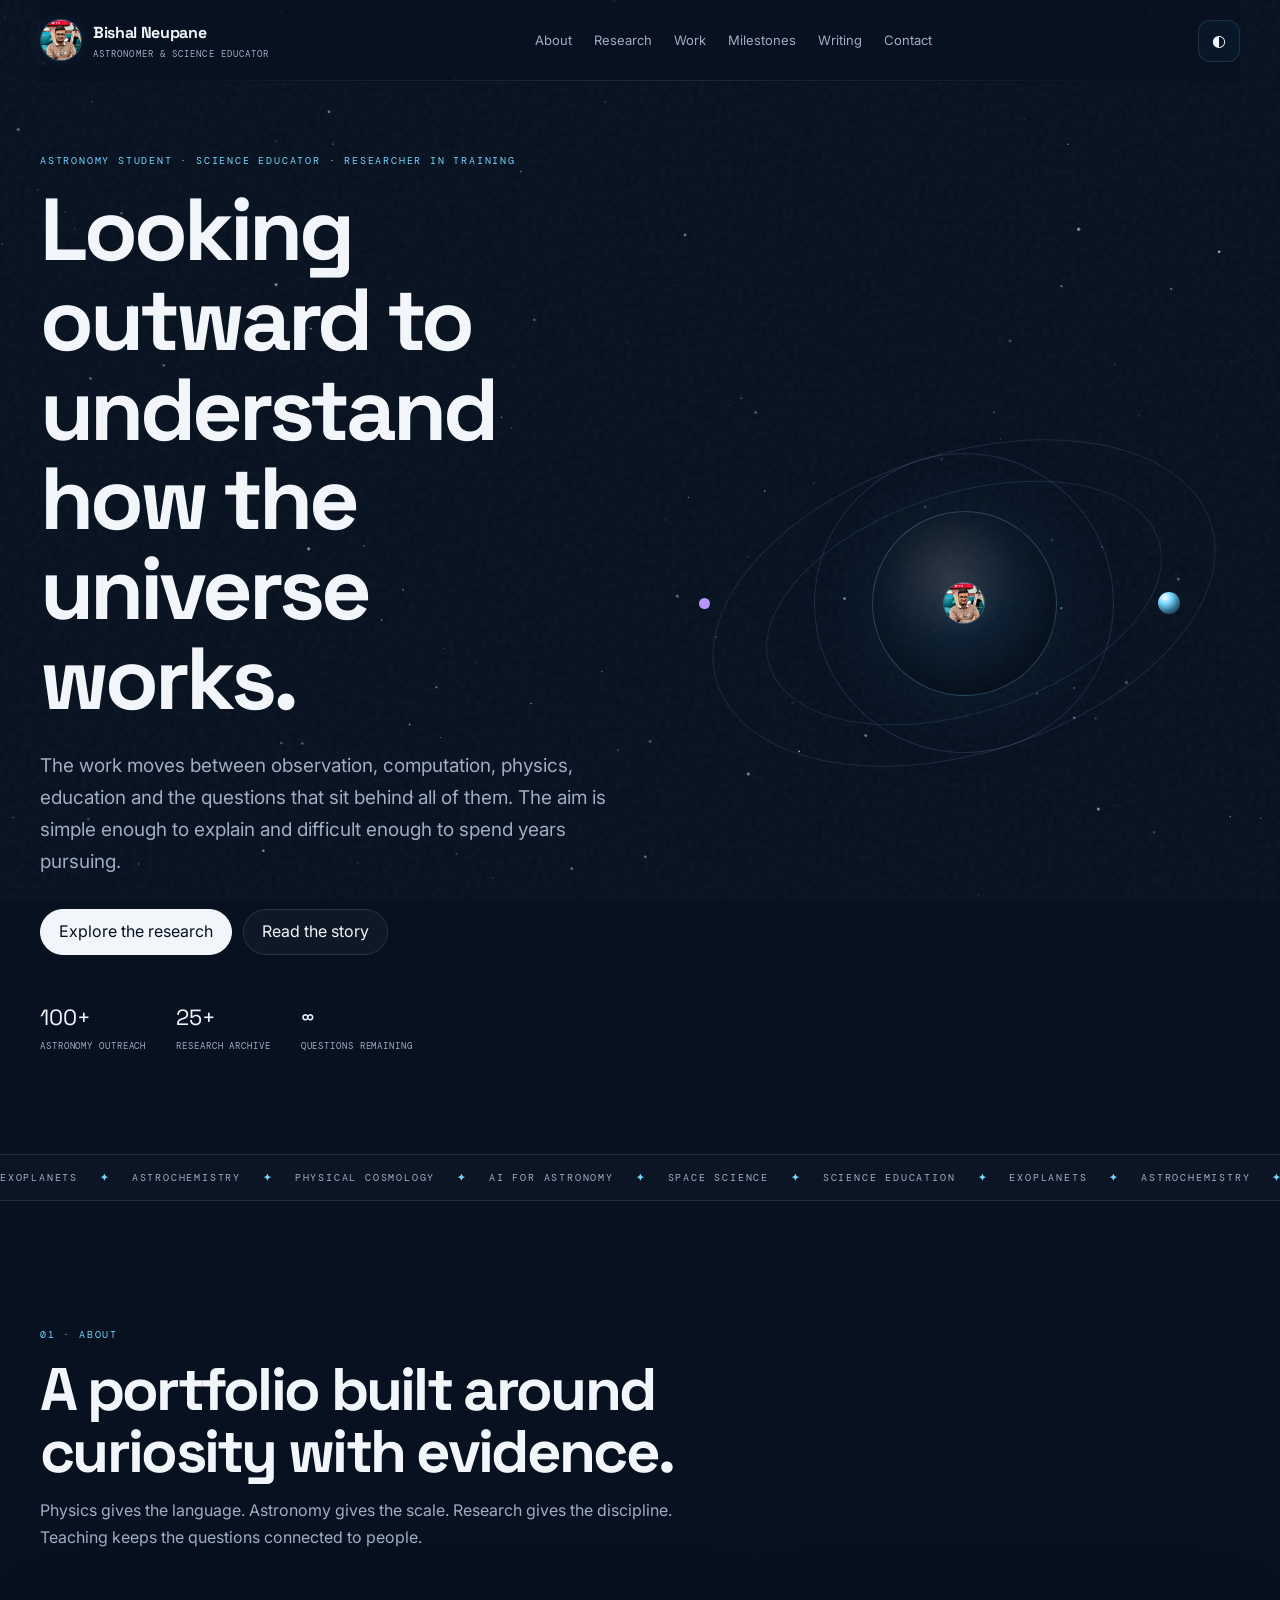
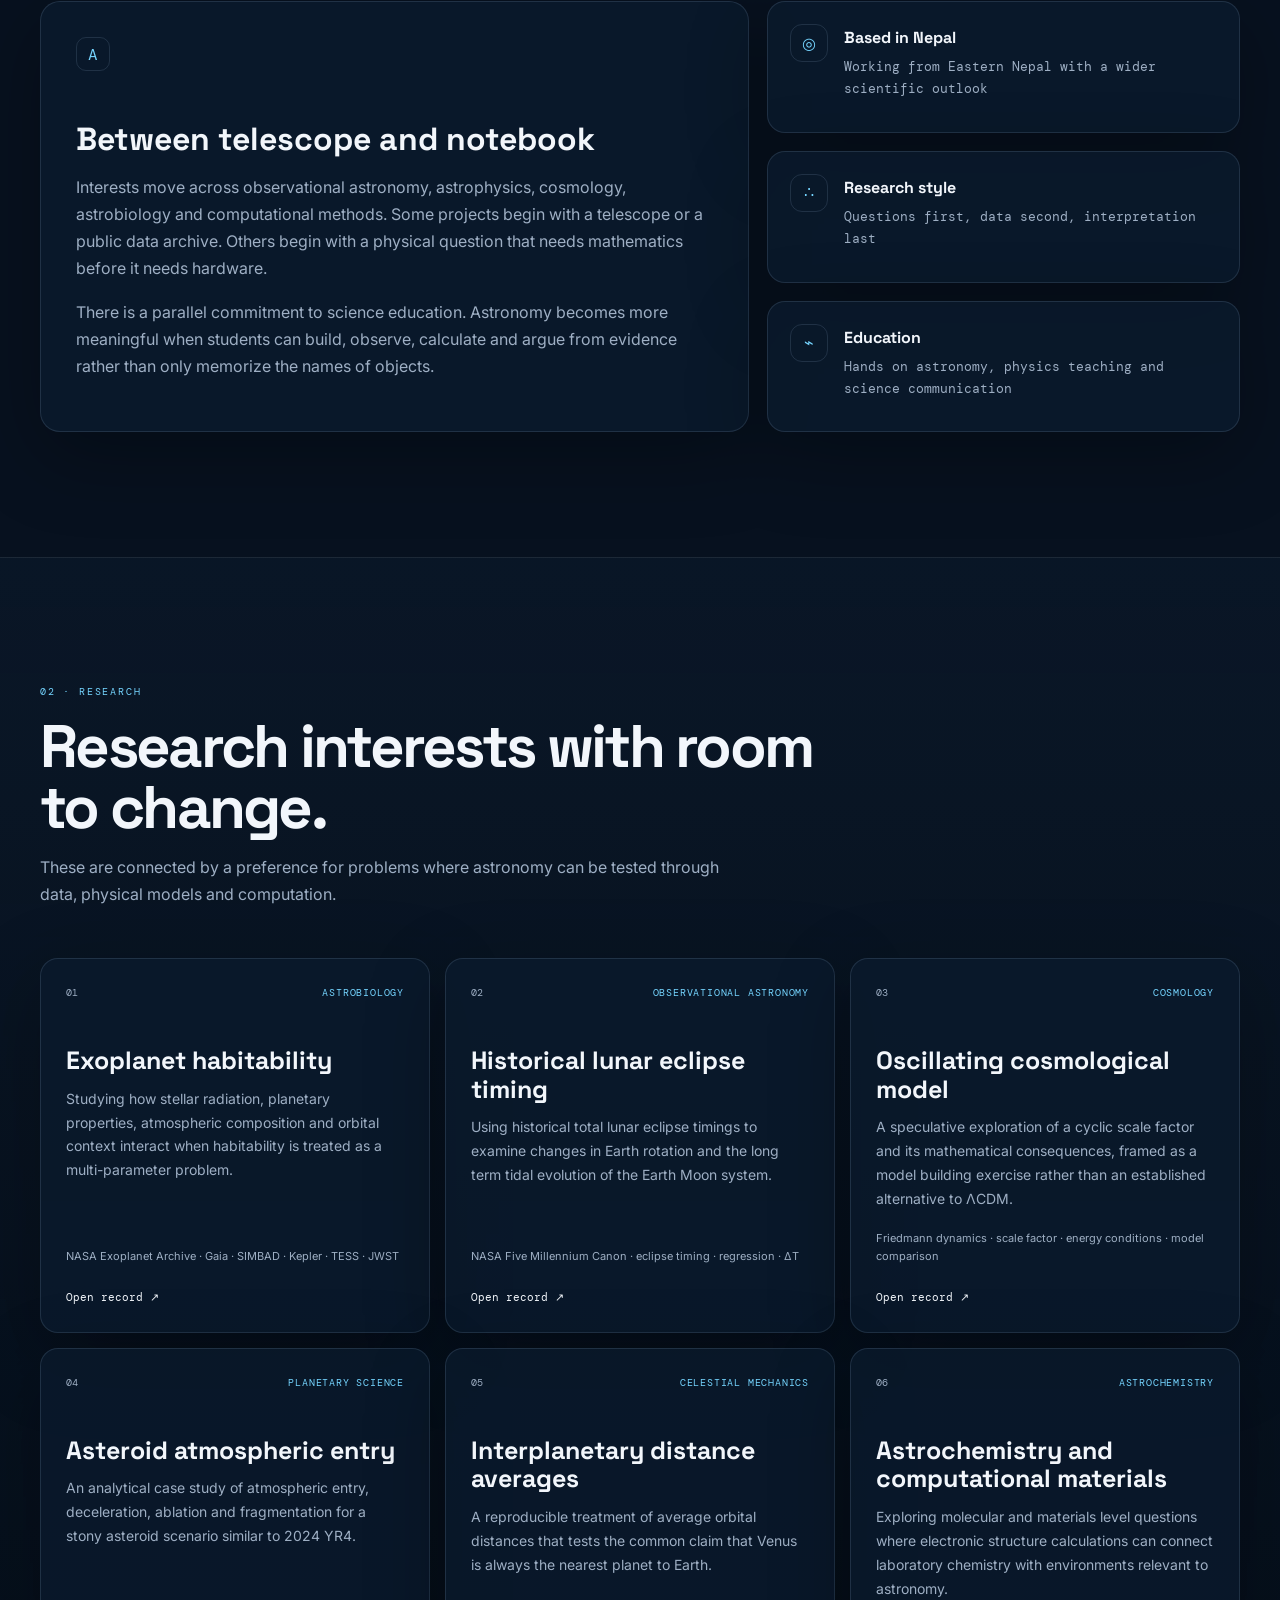
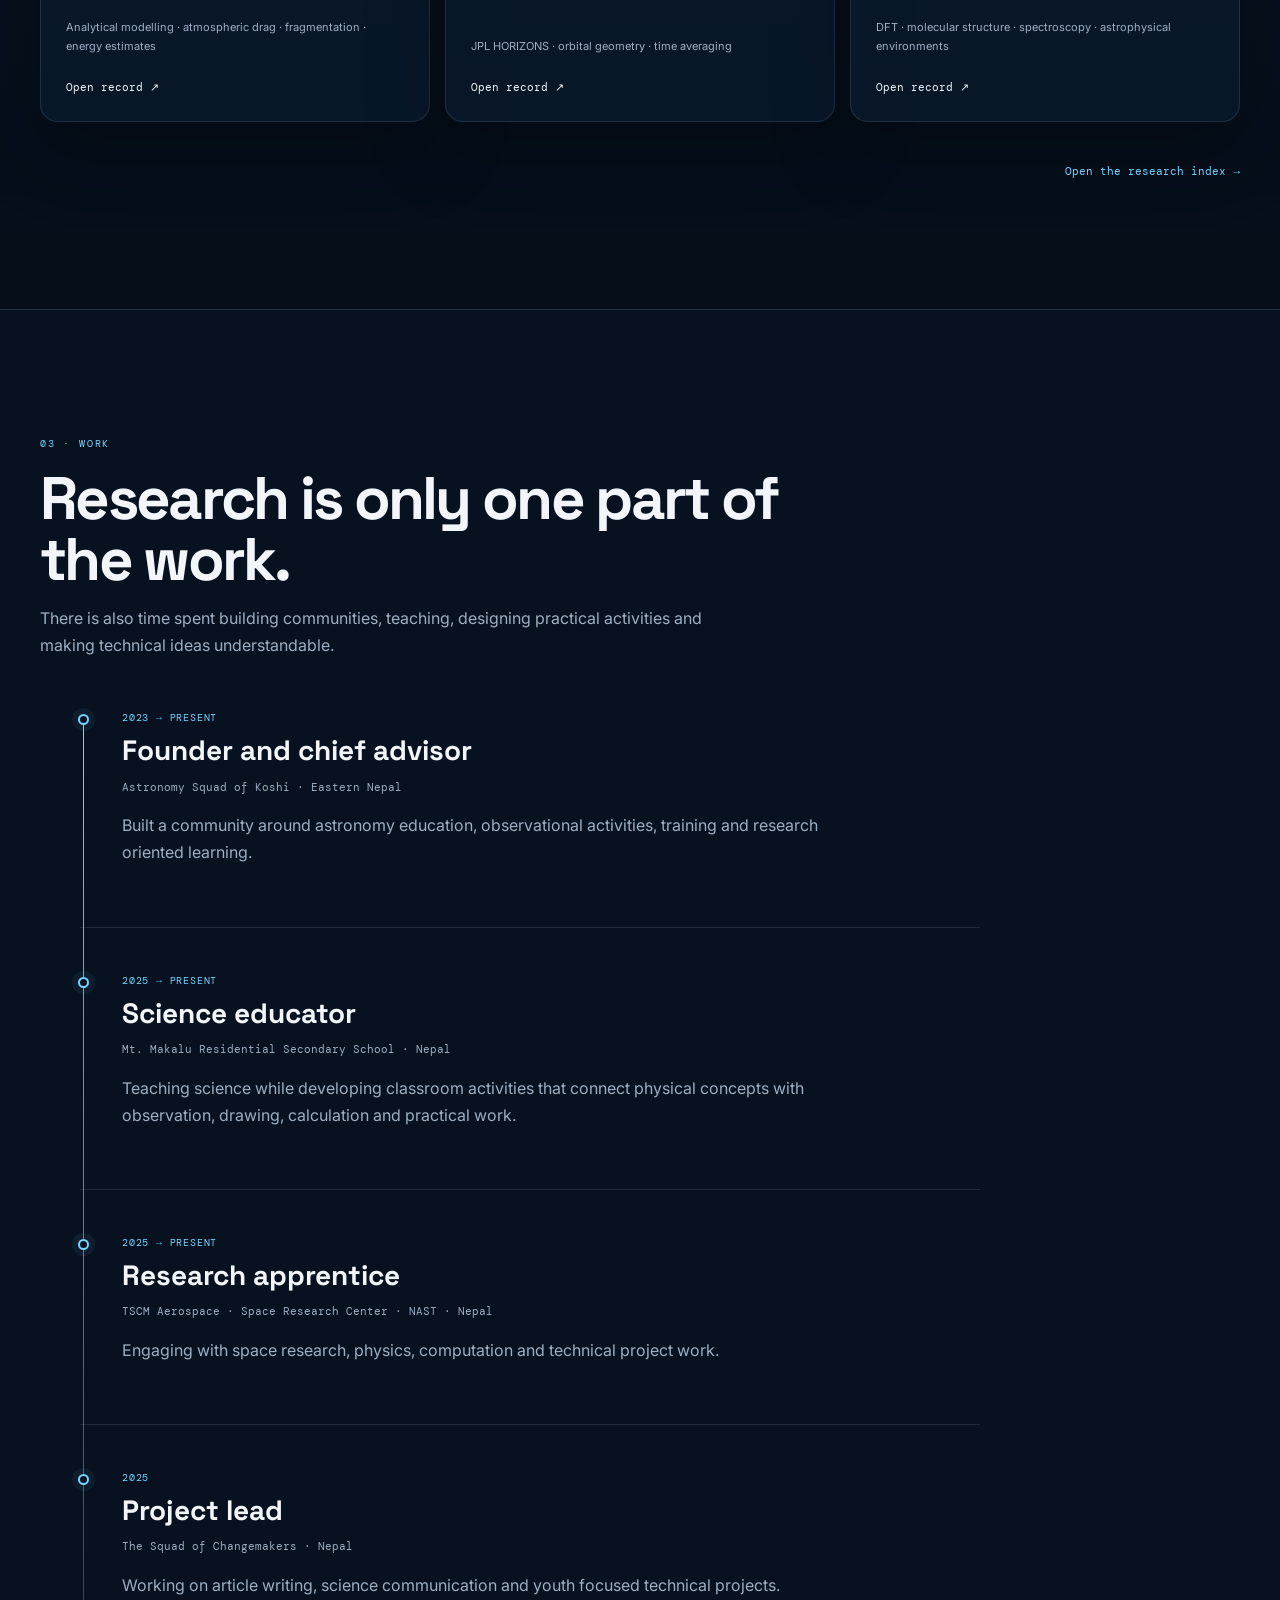
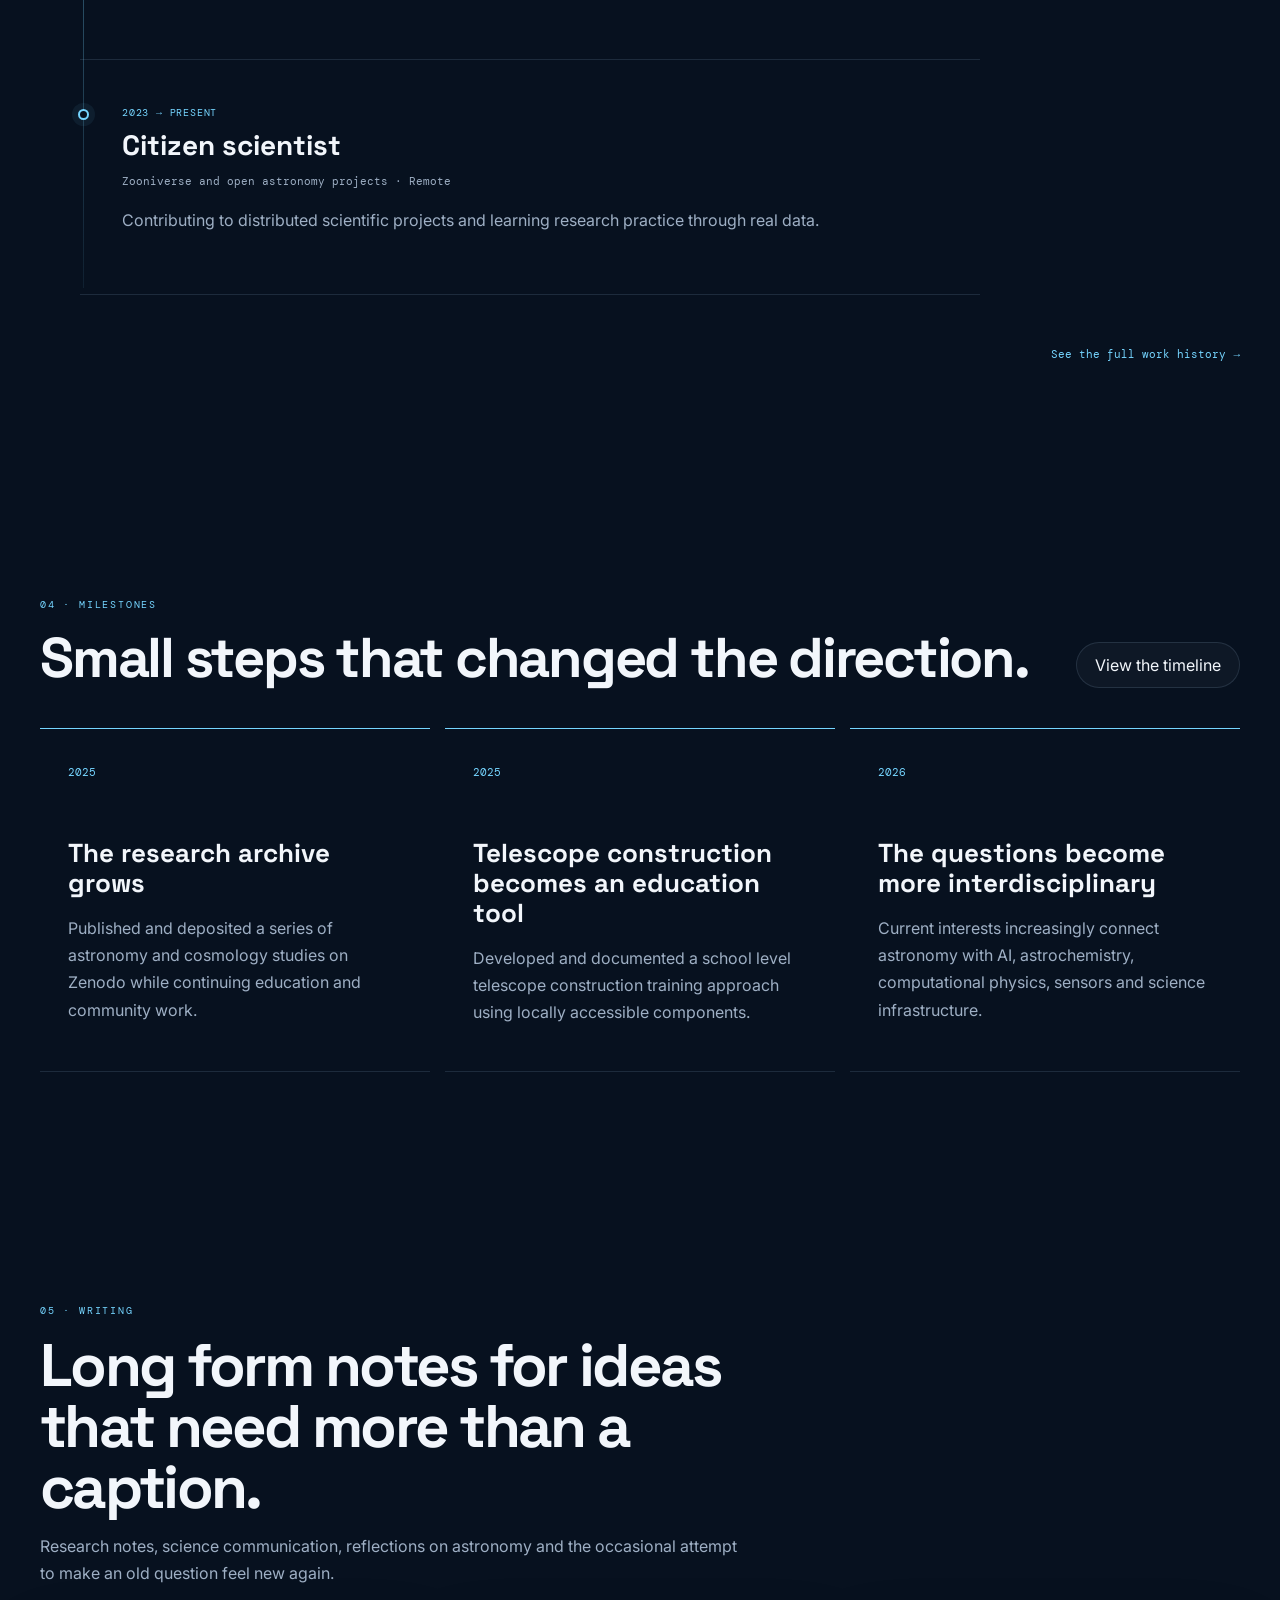
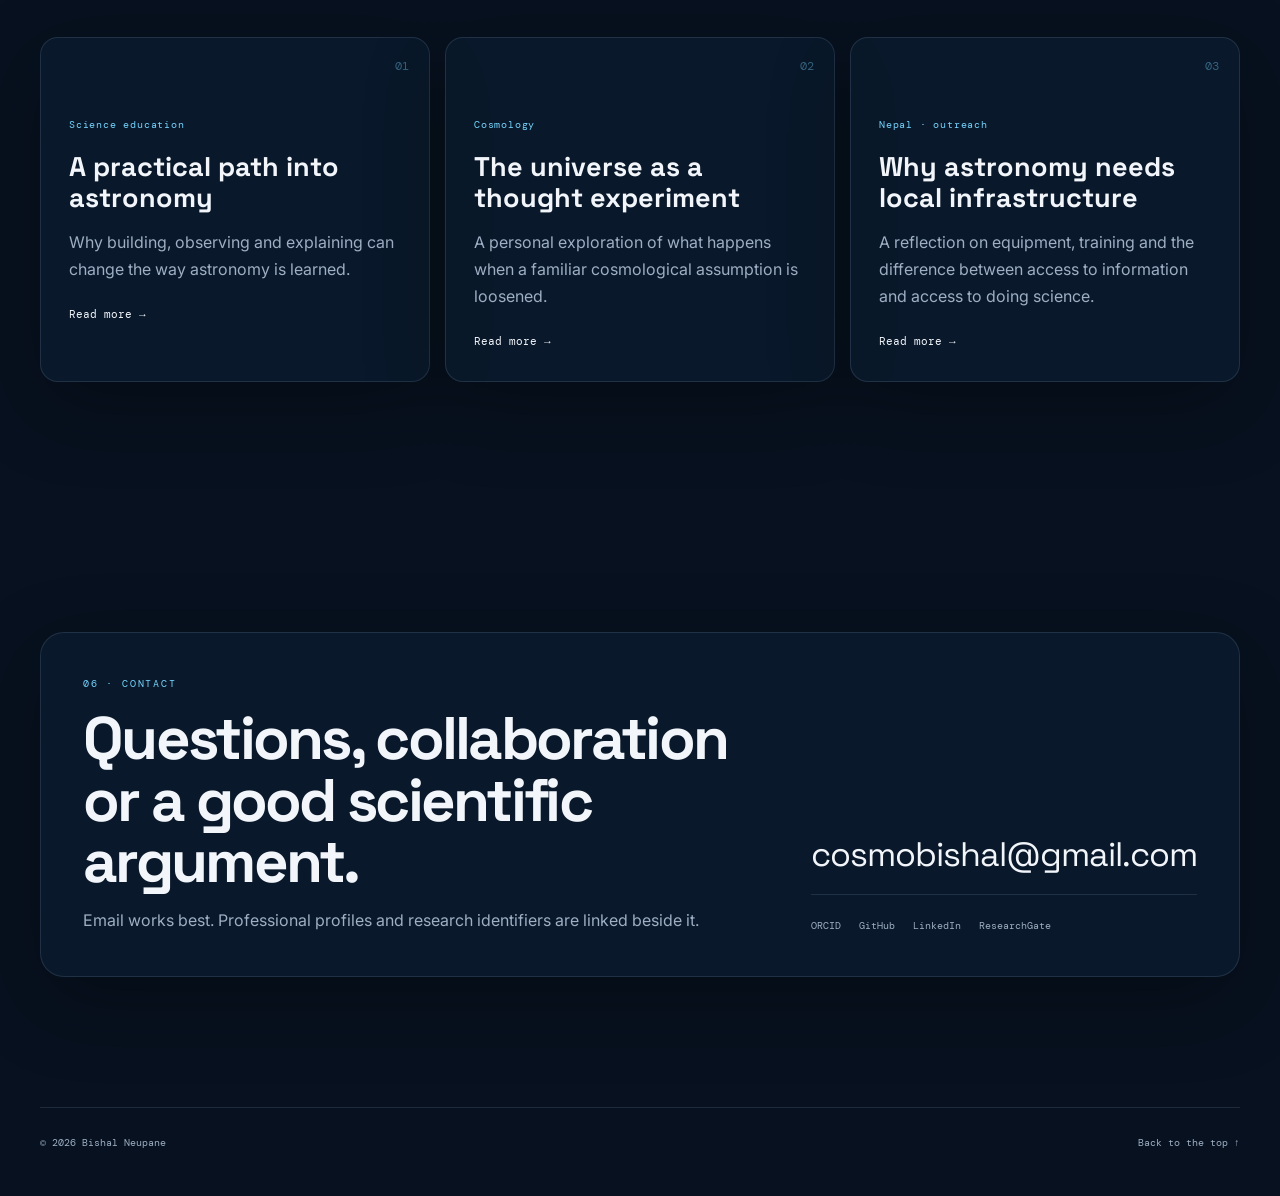
<file: index.html>
<!doctype html>
<html lang="en">
<head>
  <meta charset="utf-8">
  <meta name="viewport" content="width=device-width, initial-scale=1">
  <meta name="description" content="Bishal Neupane, astronomy student, science educator and aspiring researcher exploring astronomy, astrophysics, cosmology, astrobiology and computational science.">
  <meta name="theme-color" content="#07111f">
  <title>Bishal Neupane</title>
  <link rel="icon" href="assets/favicon.svg" type="image/svg+xml">
  <link rel="preconnect" href="https://fonts.googleapis.com">
  <link rel="preconnect" href="https://fonts.gstatic.com" crossorigin>
  <link href="https://fonts.googleapis.com/css2?family=DM+Mono:wght@400;500&family=Inter:wght@400;500;600;700&family=Space+Grotesk:wght@400;500;600;700&display=swap" rel="stylesheet">
  <link rel="stylesheet" href="css/main.css">
</head>
<body>
  <canvas id="cosmos" aria-hidden="true"></canvas>
  <div class="noise" aria-hidden="true"></div>

  <header class="site-header" id="top">
    <a class="brand" href="index.html" aria-label="Bishal Neupane home">
      <span class="brand-mark brand-photo"><img src="assets/img/bishal-profile.jpg" alt="Bishal Neupane"></span>
      <span class="brand-copy">
        <strong>Bishal Neupane</strong>
        <small>ASTRONOMER & SCIENCE EDUCATOR </small>
      </span>
    </a>
    <button class="menu-toggle" id="menuToggle" aria-expanded="false" aria-controls="mainNav">Menu</button>
    <nav class="main-nav" id="mainNav">
      <a href="#about">About</a>
      <a href="#research">Research</a>
      <a href="#work">Work</a>
      <a href="#milestones">Milestones</a>
      <a href="#writing">Writing</a>
      <a href="#contact">Contact</a>
    </nav>
    <button class="theme-toggle" id="themeToggle" aria-label="Toggle color theme">◐</button>
  </header>

  <main>
    <section class="hero section-grid">
      <div class="hero-copy reveal">
        <p class="eyebrow">ASTRONOMY STUDENT · SCIENCE EDUCATOR · RESEARCHER IN TRAINING</p>
        <h1>Looking outward to understand how the universe works.</h1>
        <p class="hero-text">The work moves between observation, computation, physics, education and the questions that sit behind all of them. The aim is simple enough to explain and difficult enough to spend years pursuing.</p>
        <div class="hero-actions">
          <a class="button button-primary" href="#research">Explore the research</a>
          <a class="button button-ghost" href="pages/about.html">Read the story</a>
        </div>
        <div class="signal-row" aria-label="Profile highlights">
          <div><span class="signal-value">100+</span><span class="signal-label">Astronomy outreach</span></div>
          <div><span class="signal-value">25+</span><span class="signal-label">Research archive</span></div>
          <div><span class="signal-value">∞</span><span class="signal-label">Questions remaining</span></div>
        </div>
      </div>

      <div class="hero-orbit reveal" aria-label="Animated orbital profile graphic">
        <div class="orbit orbit-a"></div>
        <div class="orbit orbit-b"></div>
        <div class="orbit orbit-c"></div>
        <div class="planet planet-main"></div>
        <div class="planet planet-small"></div>
        <div class="orbit-core">
           <span class="brand-mark brand-photo"><img src="../assets/img/bishal-profile.jpg" alt="Bishal Neupane"></span>
        </div>
      </div>
    </section>

    <section class="ticker" aria-label="Current interests">
      <div class="ticker-track">
        <span>EXOPLANETS</span><b>✦</b><span>ASTROCHEMISTRY</span><b>✦</b><span>PHYSICAL COSMOLOGY</span><b>✦</b><span>AI FOR ASTRONOMY</span><b>✦</b><span>SPACE SCIENCE</span><b>✦</b><span>SCIENCE EDUCATION</span><b>✦</b>
        <span>EXOPLANETS</span><b>✦</b><span>ASTROCHEMISTRY</span><b>✦</b><span>PHYSICAL COSMOLOGY</span><b>✦</b><span>AI FOR ASTRONOMY</span><b>✦</b>
      </div>
    </section>

    <section class="content-section" id="about">
      <div class="section-heading reveal">
        <p class="eyebrow">01 · ABOUT</p>
        <h2>A portfolio built around curiosity with evidence.</h2>
        <p>Physics gives the language. Astronomy gives the scale. Research gives the discipline. Teaching keeps the questions connected to people.</p>
      </div>
      <div class="about-layout">
        <article class="glass-card manifesto-card reveal">
          <div class="card-index">A</div>
          <h3>Between telescope and notebook</h3>
          <p>Interests move across observational astronomy, astrophysics, cosmology, astrobiology and computational methods. Some projects begin with a telescope or a public data archive. Others begin with a physical question that needs mathematics before it needs hardware.</p>
          <p>There is a parallel commitment to science education. Astronomy becomes more meaningful when students can build, observe, calculate and argue from evidence rather than only memorize the names of objects.</p>
        </article>
        <div class="about-stack">
          <article class="mini-card reveal">
            <span class="mini-icon">◎</span>
            <div><strong>Based in Nepal</strong><span>Working from Eastern Nepal with a wider scientific outlook</span></div>
          </article>
          <article class="mini-card reveal">
            <span class="mini-icon">∴</span>
            <div><strong>Research style</strong><span>Questions first, data second, interpretation last</span></div>
          </article>
          <article class="mini-card reveal">
            <span class="mini-icon">⌁</span>
            <div><strong>Education</strong><span>Hands on astronomy, physics teaching and science communication</span></div>
          </article>
        </div>
      </div>
    </section>

    <section class="content-section dark-band" id="research">
      <div class="section-heading reveal">
        <p class="eyebrow">02 · RESEARCH</p>
        <h2>Research interests with room to change.</h2>
        <p>These are connected by a preference for problems where astronomy can be tested through data, physical models and computation.</p>
      </div>
      <div class="research-grid" id="researchGrid"></div>
      <div class="section-link"><a class="text-link" href="pages/research.html">Open the research index →</a></div>
    </section>

    <section class="content-section" id="work">
      <div class="section-heading reveal">
        <p class="eyebrow">03 · WORK</p>
        <h2>Research is only one part of the work.</h2>
        <p>There is also time spent building communities, teaching, designing practical activities and making technical ideas understandable.</p>
      </div>
      <div class="timeline" id="experienceTimeline"></div>
      <div class="section-link"><a class="text-link" href="pages/work.html">See the full work history →</a></div>
    </section>

    <section class="content-section milestone-band" id="milestones">
      <div class="milestone-header reveal">
        <div>
          <p class="eyebrow">04 · MILESTONES</p>
          <h2>Small steps that changed the direction.</h2>
        </div>
        <a class="button button-ghost" href="pages/milestones.html">View the timeline</a>
      </div>
      <div class="milestone-cards" id="milestoneCards"></div>
    </section>

    <section class="content-section" id="writing">
      <div class="section-heading reveal">
        <p class="eyebrow">05 · WRITING</p>
        <h2>Long form notes for ideas that need more than a caption.</h2>
        <p>Research notes, science communication, reflections on astronomy and the occasional attempt to make an old question feel new again.</p>
      </div>
      <div class="writing-grid" id="writingGrid"></div>
    </section>

    <section class="content-section contact-section" id="contact">
      <div class="contact-card reveal">
        <div>
          <p class="eyebrow">06 · CONTACT</p>
          <h2>Questions, collaboration or a good scientific argument.</h2>
          <p>Email works best. Professional profiles and research identifiers are linked beside it.</p>
        </div>
        <div class="contact-links">
          <a class="contact-main" href="mailto:cosmobishal@gmail.com">cosmobishal@gmail.com</a>
          <div class="profile-links">
            <a href="https://orcid.org/0009-0000-3450-5195" target="_blank" rel="noreferrer">ORCID</a>
            <a href="https://github.com/cosmobishal" target="_blank" rel="noreferrer">GitHub</a>
            <a href="https://np.linkedin.com/in/cosmobishal" target="_blank" rel="noreferrer">LinkedIn</a>
            <a href="https://www.researchgate.net/profile/Bishal-Neupane-10" target="_blank" rel="noreferrer">ResearchGate</a>
          </div>
        </div>
      </div>
    </section>
  </main>

  <footer class="site-footer">
    <span>© 2026 Bishal Neupane</span>
    <a href="#top">Back to the top ↑</a>
  </footer>

  <script src="data/site-data.js"></script>
  <script src="js/main.js"></script>
</body>
</html>
</file>
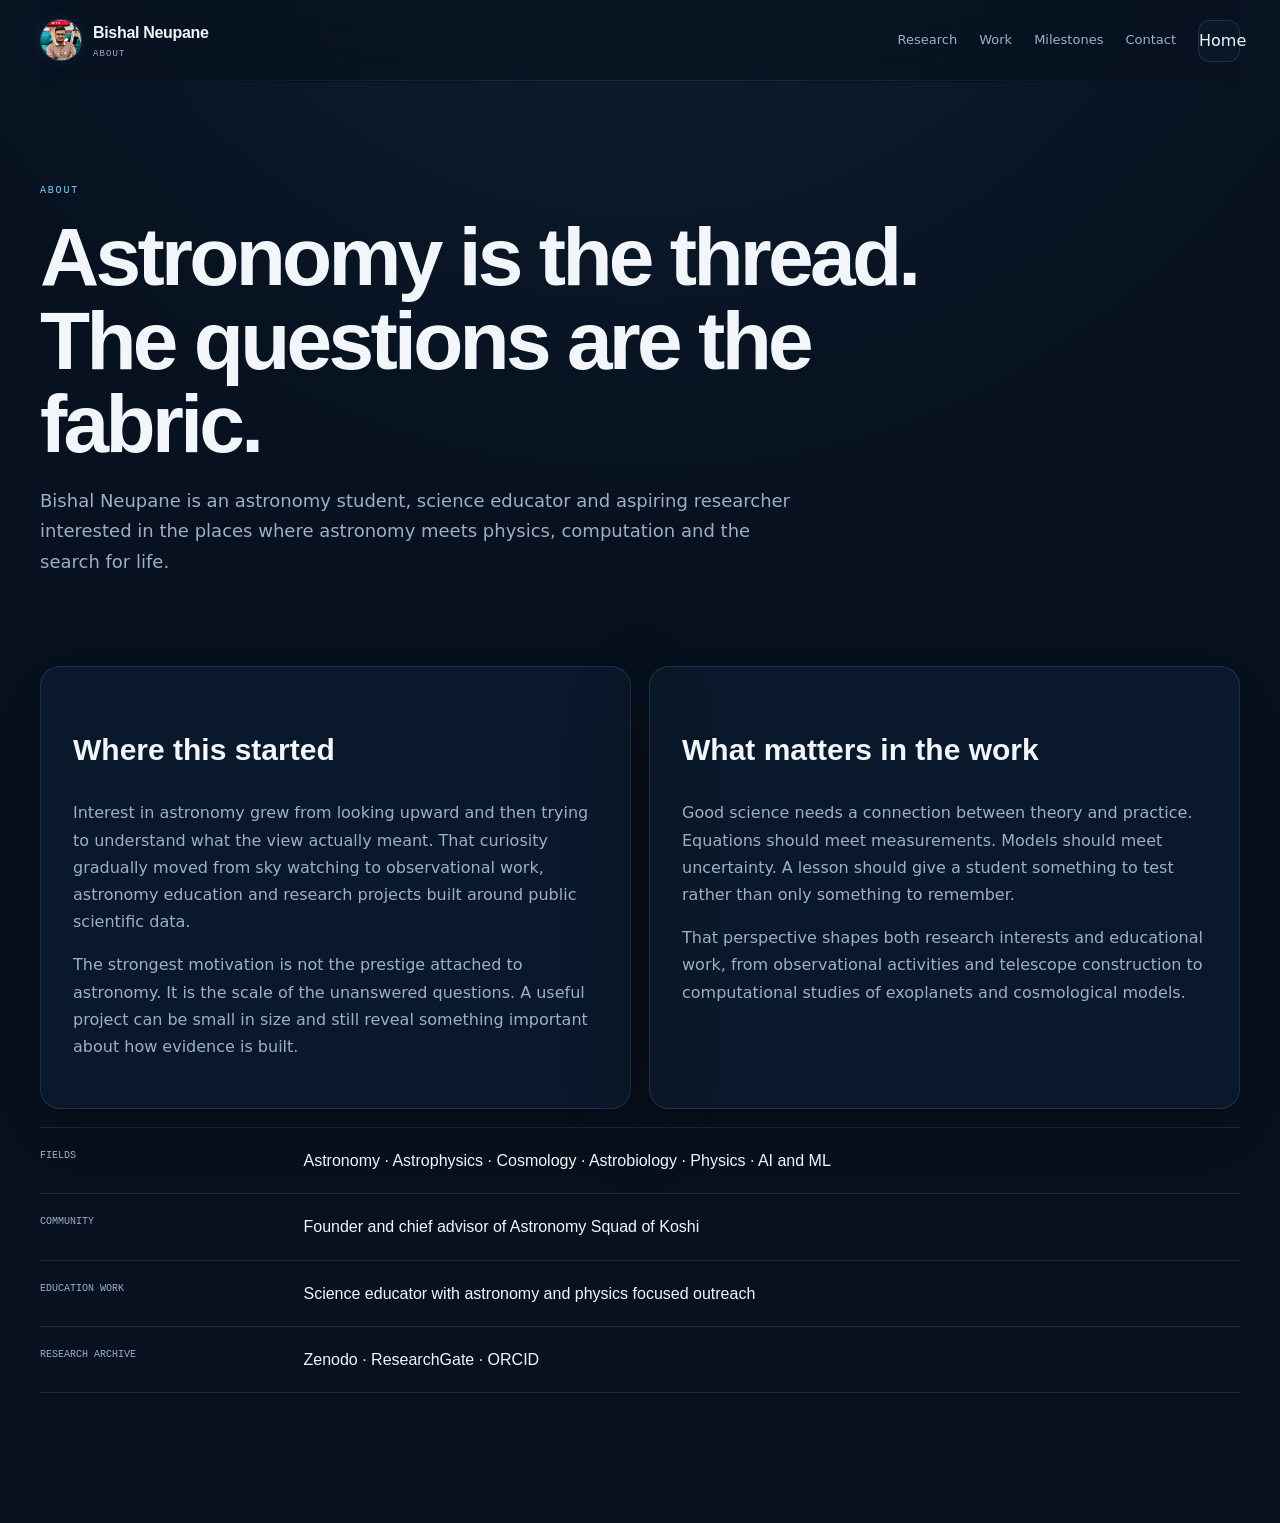
<file: pages/about.html>
<!doctype html>
<html lang="en">
<head>
  <meta charset="utf-8">
  <meta name="viewport" content="width=device-width, initial-scale=1">
  <meta name="description" content="About Bishal Neupane">
  <title>About | Bishal Neupane</title>
  <link rel="icon" href="../assets/favicon.svg" type="image/svg+xml">
  <link rel="stylesheet" href="../css/main.css">
</head>
<body>
  <div class="page-shell">
    <header class="site-header">
      <a class="brand" href="../index.html">
        <span class="brand-mark brand-photo"><img src="../assets/img/bishal-profile.jpg" alt="Bishal Neupane"></span>
        <span class="brand-copy"><strong>Bishal Neupane</strong><small>ABOUT</small></span>
      </a>
      <nav class="main-nav static-nav">
        <a href="../index.html#research">Research</a>
        <a href="../index.html#work">Work</a>
        <a href="../index.html#milestones">Milestones</a>
        <a href="../index.html#contact">Contact</a>
      </nav>
      <a class="theme-toggle link-button" href="../index.html">Home</a>
    </header>

    <main class="inner-page">
      <div class="inner-hero">
        <p class="eyebrow">ABOUT</p>
        <h1>Astronomy is the thread. The questions are the fabric.</h1>
        <p class="lede">Bishal Neupane is an astronomy student, science educator and aspiring researcher interested in the places where astronomy meets physics, computation and the search for life.</p>
      </div>

      <div class="prose-grid">
        <article class="prose-card">
          <h2>Where this started</h2>
          <p>Interest in astronomy grew from looking upward and then trying to understand what the view actually meant. That curiosity gradually moved from sky watching to observational work, astronomy education and research projects built around public scientific data.</p>
          <p>The strongest motivation is not the prestige attached to astronomy. It is the scale of the unanswered questions. A useful project can be small in size and still reveal something important about how evidence is built.</p>
        </article>
        <article class="prose-card">
          <h2>What matters in the work</h2>
          <p>Good science needs a connection between theory and practice. Equations should meet measurements. Models should meet uncertainty. A lesson should give a student something to test rather than only something to remember.</p>
          <p>That perspective shapes both research interests and educational work, from observational activities and telescope construction to computational studies of exoplanets and cosmological models.</p>
        </article>
      </div>

      <section class="facts-section">
        <div class="fact-line"><span>Fields</span><strong>Astronomy · Astrophysics · Cosmology · Astrobiology · Physics · AI and ML</strong></div>
        <div class="fact-line"><span>Community</span><strong>Founder and chief advisor of Astronomy Squad of Koshi</strong></div>
        <div class="fact-line"><span>Education work</span><strong>Science educator with astronomy and physics focused outreach</strong></div>
        <div class="fact-line"><span>Research archive</span><strong>Zenodo · ResearchGate · ORCID</strong></div>
      </section>
    </main>
  </div>
  <script src="../js/main.js"></script>
</body>
</html>
</file>
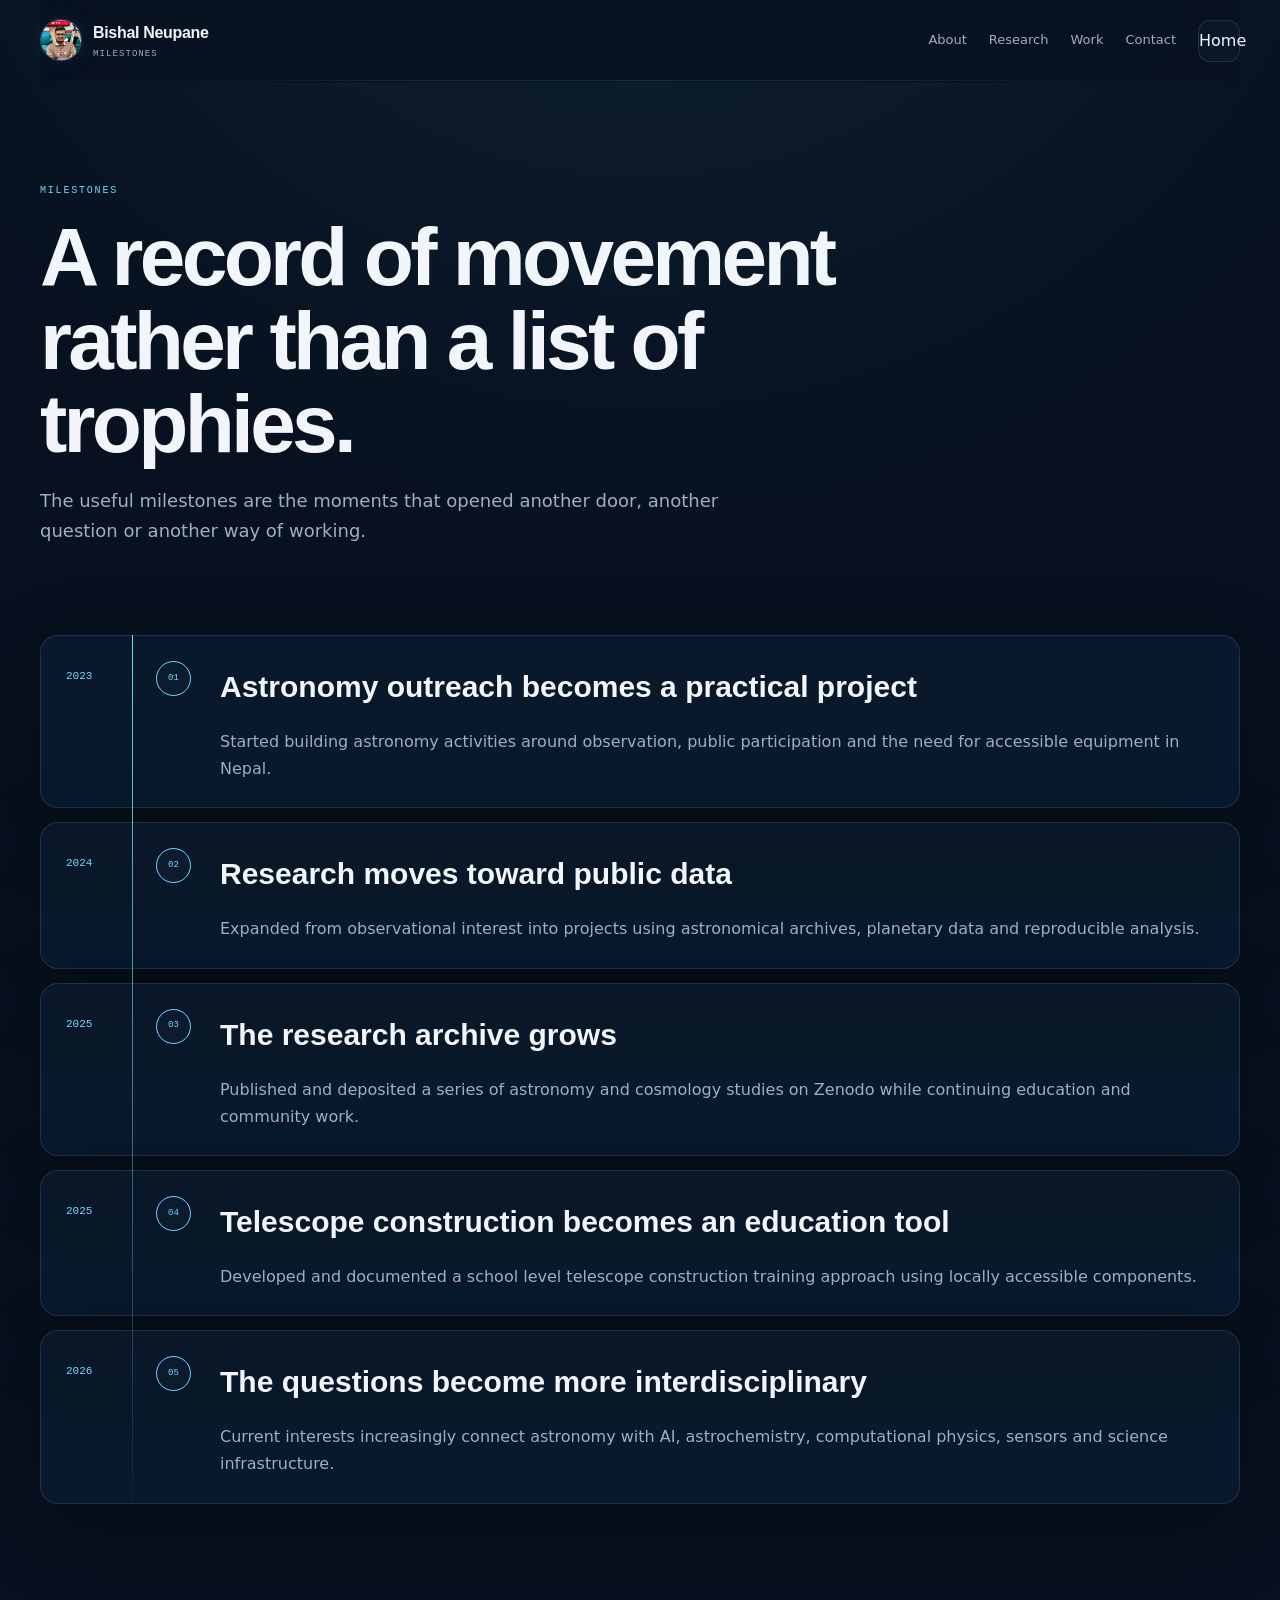
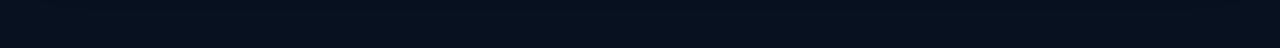
<file: pages/milestones.html>
<!doctype html>
<html lang="en">
<head>
  <meta charset="utf-8">
  <meta name="viewport" content="width=device-width, initial-scale=1">
  <title>Milestones | Bishal Neupane</title>
  <link rel="icon" href="../assets/favicon.svg" type="image/svg+xml">
  <link rel="stylesheet" href="../css/main.css">
</head>
<body>
  <div class="page-shell">
    <header class="site-header">
      <a class="brand" href="../index.html"><span class="brand-mark brand-photo"><img src="../assets/img/bishal-profile.jpg" alt="Bishal Neupane"></span><span class="brand-copy"><strong>Bishal Neupane</strong><small>MILESTONES</small></span></a>
      <nav class="main-nav static-nav">
        <a href="../index.html#about">About</a>
        <a href="../index.html#research">Research</a>
        <a href="../index.html#work">Work</a>
        <a href="../index.html#contact">Contact</a>
      </nav>
      <a class="theme-toggle link-button" href="../index.html">Home</a>
    </header>

    <main class="inner-page">
      <div class="inner-hero">
        <p class="eyebrow">MILESTONES</p>
        <h1>A record of movement rather than a list of trophies.</h1>
        <p class="lede">The useful milestones are the moments that opened another door, another question or another way of working.</p>
      </div>
      <div class="milestone-long" id="milestoneLong"></div>
    </main>
  </div>
  <script src="../data/site-data.js"></script>
  <script src="../js/milestones.js"></script>
  <script src="../js/main.js"></script>
</body>
</html>
</file>
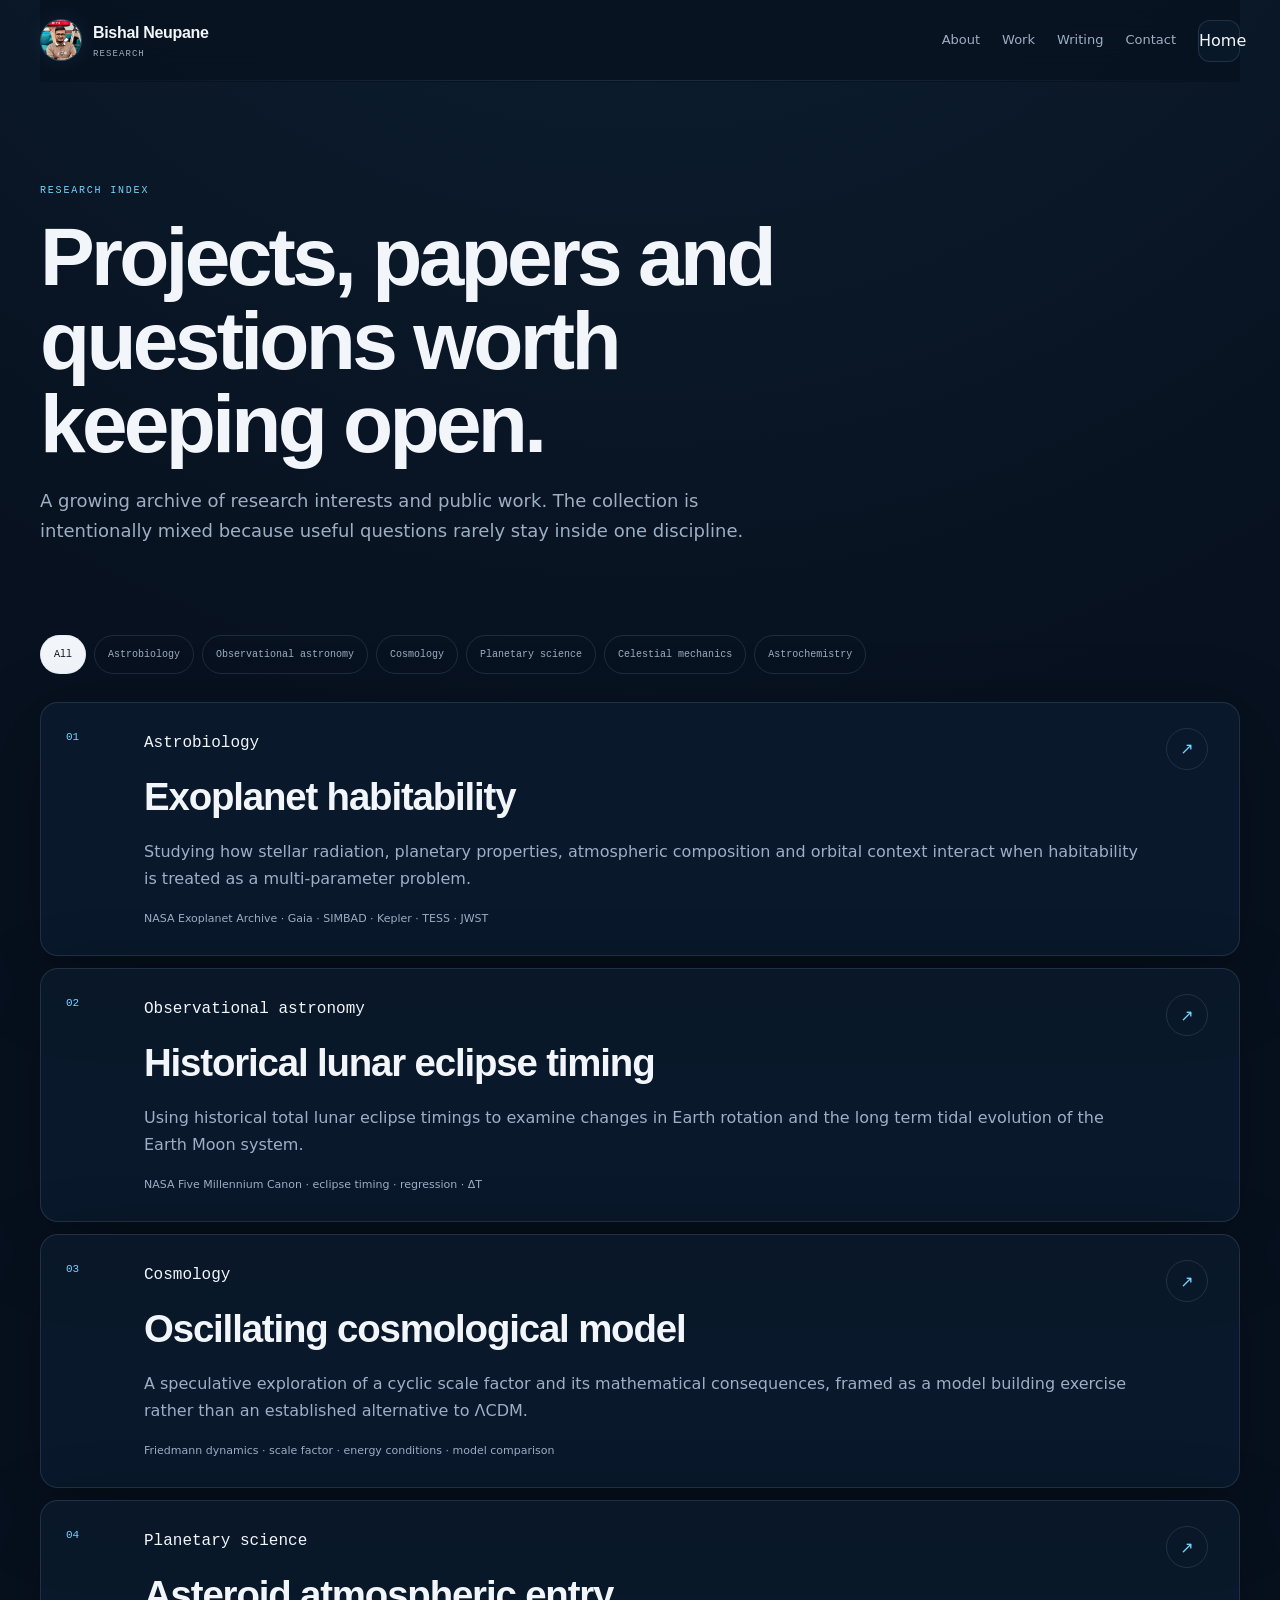
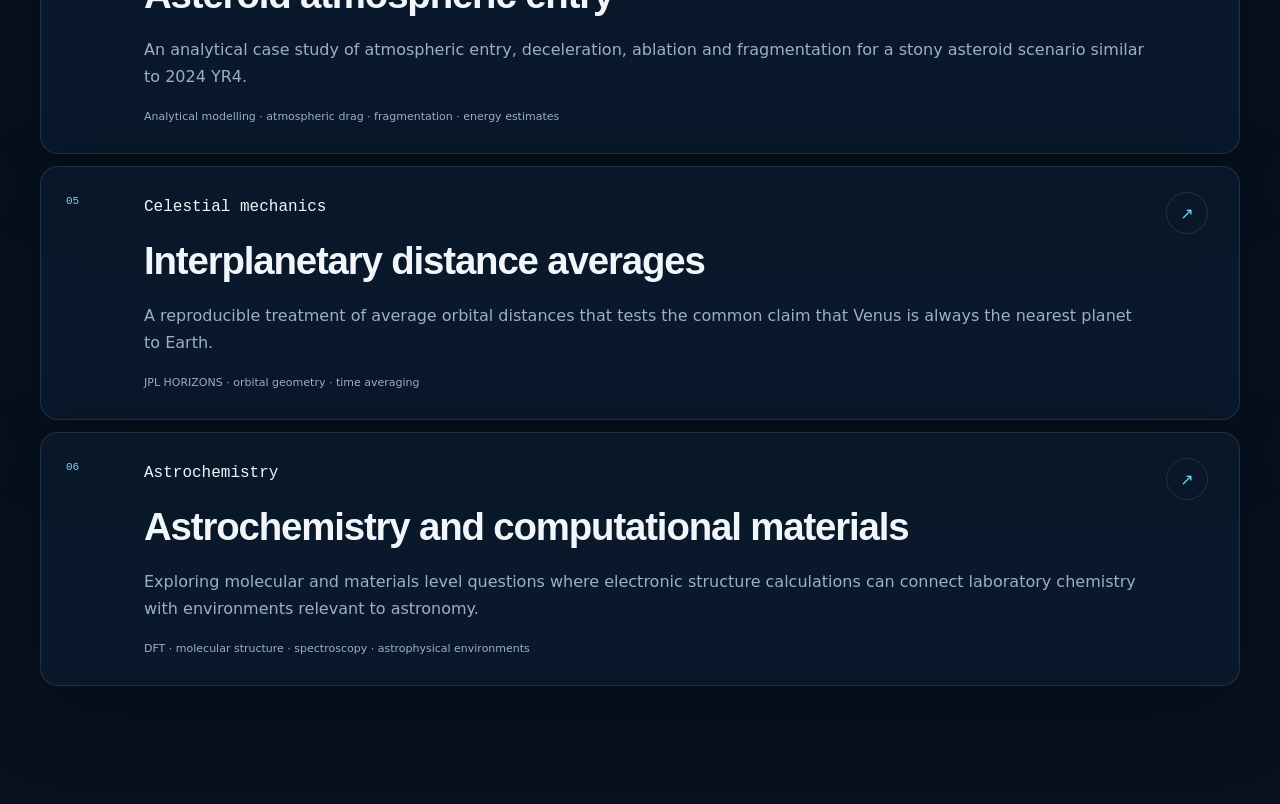
<file: pages/research.html>
<!doctype html>
<html lang="en">
<head>
  <meta charset="utf-8">
  <meta name="viewport" content="width=device-width, initial-scale=1">
  <title>Research | Bishal Neupane</title>
  <link rel="icon" href="../assets/favicon.svg" type="image/svg+xml">
  <link rel="stylesheet" href="../css/main.css">
</head>
<body>
  <div class="page-shell">
    <header class="site-header">
      <a class="brand" href="../index.html"><span class="brand-mark brand-photo"><img src="../assets/img/bishal-profile.jpg" alt="Bishal Neupane"></span><span class="brand-copy"><strong>Bishal Neupane</strong><small>RESEARCH</small></span></a>
      <nav class="main-nav static-nav">
        <a href="../index.html#about">About</a>
        <a href="../index.html#work">Work</a>
        <a href="../index.html#writing">Writing</a>
        <a href="../index.html#contact">Contact</a>
      </nav>
      <a class="theme-toggle link-button" href="../index.html">Home</a>
    </header>

    <main class="inner-page">
      <div class="inner-hero">
        <p class="eyebrow">RESEARCH INDEX</p>
        <h1>Projects, papers and questions worth keeping open.</h1>
        <p class="lede">A growing archive of research interests and public work. The collection is intentionally mixed because useful questions rarely stay inside one discipline.</p>
      </div>

      <div class="filter-row" id="researchFilters"></div>
      <div class="research-list" id="researchList"></div>
    </main>
  </div>
  <script src="../data/site-data.js"></script>
  <script src="../js/research.js"></script>
  <script src="../js/main.js"></script>
</body>
</html>
</file>
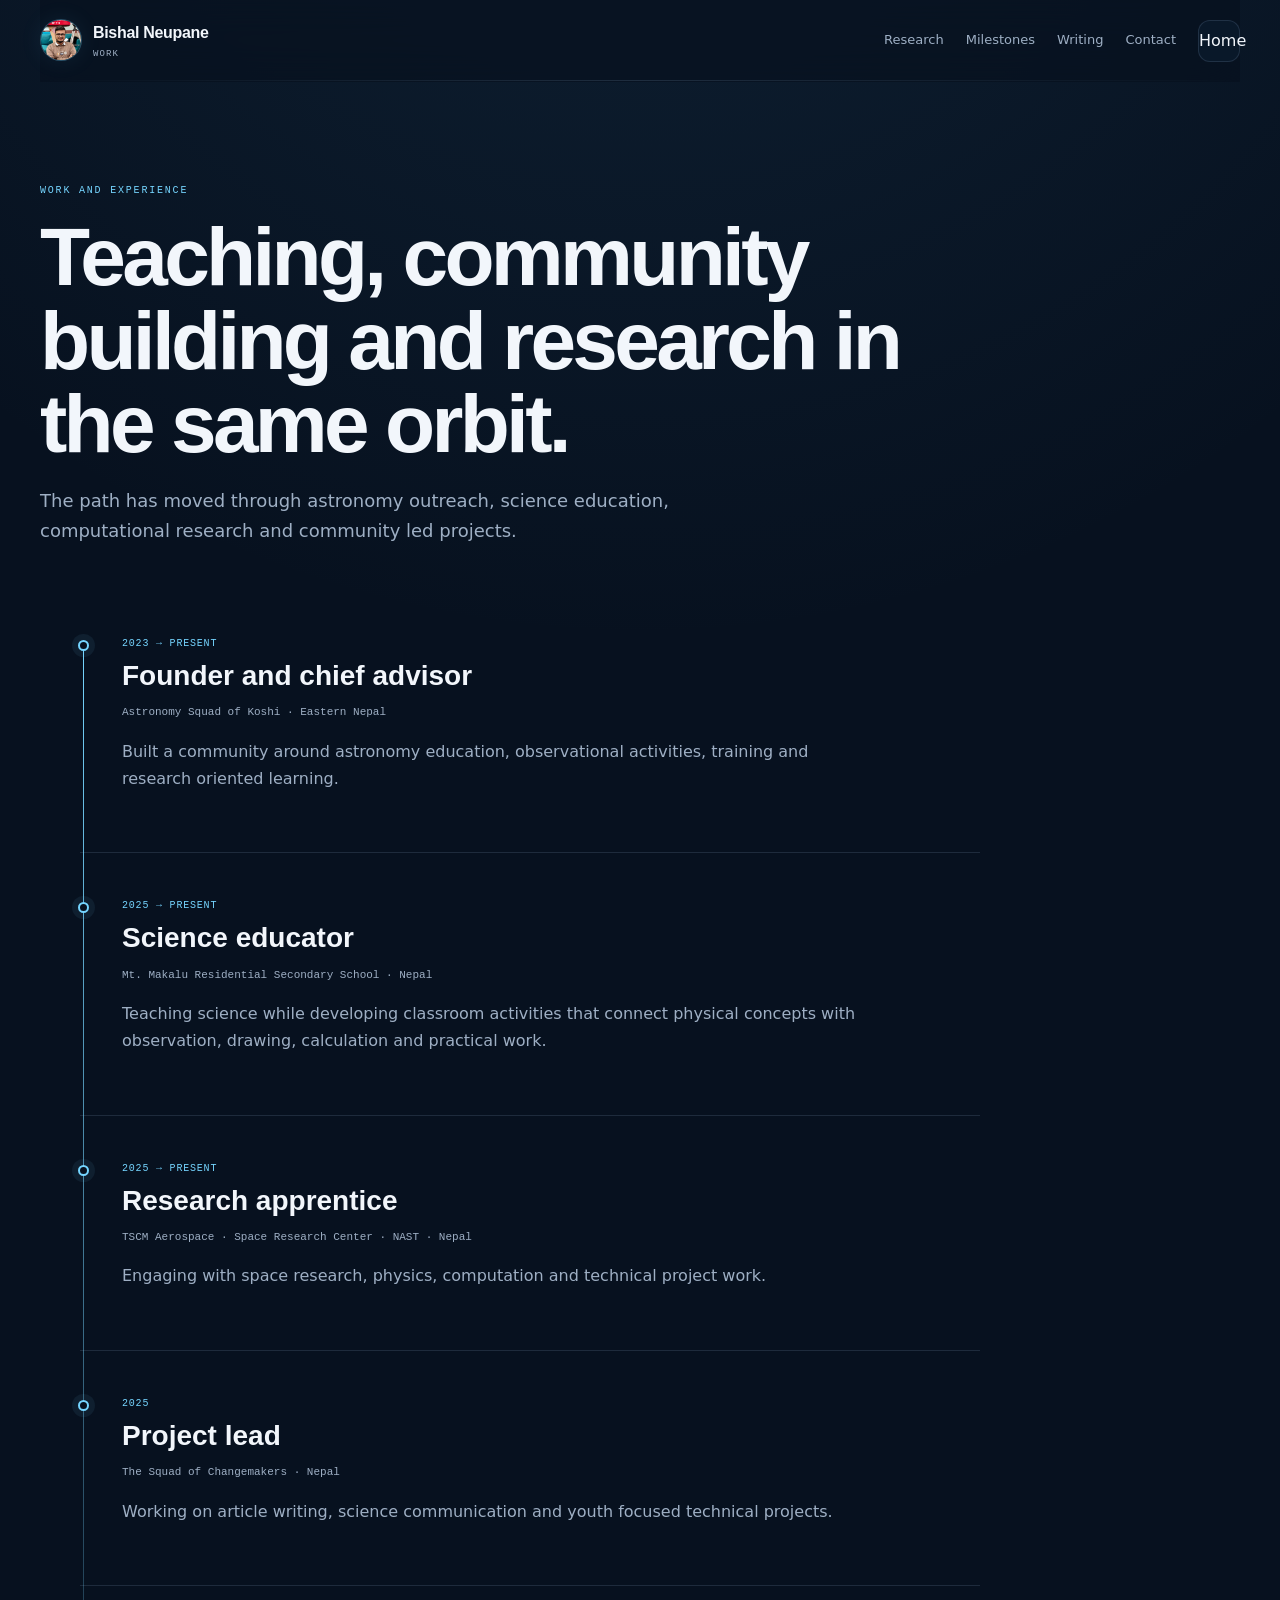
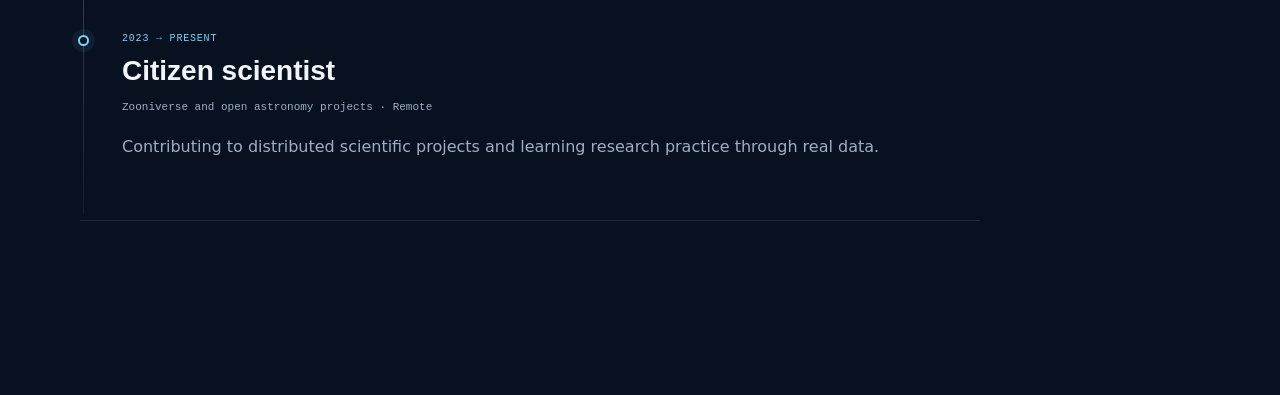
<file: pages/work.html>
<!doctype html>
<html lang="en">
<head>
  <meta charset="utf-8">
  <meta name="viewport" content="width=device-width, initial-scale=1">
  <title>Work | Bishal Neupane</title>
  <link rel="icon" href="../assets/favicon.svg" type="image/svg+xml">
  <link rel="stylesheet" href="../css/main.css">
</head>
<body>
  <div class="page-shell">
    <header class="site-header">
      <a class="brand" href="../index.html"><span class="brand-mark brand-photo"><img src="../assets/img/bishal-profile.jpg" alt="Bishal Neupane"></span><span class="brand-copy"><strong>Bishal Neupane</strong><small>WORK</small></span></a>
      <nav class="main-nav static-nav">
        <a href="../index.html#research">Research</a>
        <a href="../index.html#milestones">Milestones</a>
        <a href="../index.html#writing">Writing</a>
        <a href="../index.html#contact">Contact</a>
      </nav>
      <a class="theme-toggle link-button" href="../index.html">Home</a>
    </header>

    <main class="inner-page">
      <div class="inner-hero">
        <p class="eyebrow">WORK AND EXPERIENCE</p>
        <h1>Teaching, community building and research in the same orbit.</h1>
        <p class="lede">The path has moved through astronomy outreach, science education, computational research and community led projects.</p>
      </div>

      <div class="timeline" id="fullTimeline"></div>
    </main>
  </div>
  <script src="../data/site-data.js"></script>
  <script src="../js/work.js"></script>
  <script src="../js/main.js"></script>
</body>
</html>
</file>
<file: css/main.css>
:root {
  --bg: #07111f;
  --panel: rgba(12, 27, 46, 0.74);
  --panel-solid: #0c1b2e;
  --text: #f2f6fb;
  --muted: #9eafc4;
  --line: rgba(163, 194, 228, 0.15);
  --accent: #75d5ff;
  --accent-2: #b695ff;
  --warm: #ffd58a;
  --shadow: 0 24px 80px rgba(0,0,0,.3);
  --radius: 20px;
  --max: 1200px;
}

body[data-theme="light"] {
  --bg: #eef4fa;
  --panel: rgba(255,255,255,.78);
  --panel-solid: #ffffff;
  --text: #101923;
  --muted: #5c6b7c;
  --line: rgba(34,58,84,.14);
  --accent: #1479a6;
  --accent-2: #6741bb;
  --warm: #a56300;
  --shadow: 0 24px 80px rgba(33,56,79,.12);
}

* { box-sizing: border-box; }

html { scroll-behavior: smooth; }

body {
  margin: 0;
  background: var(--bg);
  color: var(--text);
  font-family: Inter, system-ui, sans-serif;
  line-height: 1.7;
  overflow-x: hidden;
}

a { color: inherit; text-decoration: none; }

button { font: inherit; }

#cosmos {
  position: fixed;
  inset: 0;
  width: 100%;
  height: 100%;
  pointer-events: none;
  z-index: -3;
}

.noise {
  position: fixed;
  inset: 0;
  pointer-events: none;
  z-index: -2;
  opacity: .08;
  background-image: url("data:image/svg+xml,%3Csvg viewBox='0 0 180 180' xmlns='http://www.w3.org/2000/svg'%3E%3Cfilter id='n'%3E%3CfeTurbulence type='fractalNoise' baseFrequency='.9' numOctaves='2' stitchTiles='stitch'/%3E%3C/filter%3E%3Crect width='100%25' height='100%25' filter='url(%23n)' opacity='.55'/%3E%3C/svg%3E");
}

.page-shell {
  min-height: 100vh;
  background: radial-gradient(circle at 50% -20%, rgba(54,116,159,.18), transparent 42%);
}

.site-header {
  width: min(calc(100% - 40px), var(--max));
  margin: 0 auto;
  min-height: 82px;
  display: flex;
  align-items: center;
  justify-content: space-between;
  gap: 22px;
  position: sticky;
  top: 0;
  z-index: 20;
  backdrop-filter: blur(18px);
  background: color-mix(in srgb, var(--bg) 72%, transparent);
  border-bottom: 1px solid transparent;
}

.site-header:after {
  content: "";
  position: absolute;
  inset-inline: 0;
  bottom: 0;
  height: 1px;
  background: linear-gradient(90deg, transparent, var(--line), transparent);
}

.brand {
  display: inline-flex;
  align-items: center;
  gap: 11px;
  min-width: 220px;
}

.brand-mark {
  width: 42px;
  height: 42px;
  display: grid;
  place-items: center;
  border: 1px solid var(--line);
  border-radius: 12px;
  font-family: "DM Mono", monospace;
  font-size: 12px;
  color: var(--accent);
  background: rgba(117,213,255,.06);
  overflow: hidden;
  flex: 0 0 auto;
}

.brand-photo {
  border-radius: 50%;
  border-color: rgba(117,213,255,.28);
  box-shadow: 0 0 24px rgba(117,213,255,.08);
}

.brand-photo img {
  width: 100%;
  height: 100%;
  object-fit: cover;
  object-position: 50% 25%;
  display: block;
}

.brand-copy { display: grid; gap: 1px; }

.brand-copy strong {
  font-family: "Space Grotesk", sans-serif;
  letter-spacing: -.02em;
}

.brand-copy small,
.eyebrow,
.signal-label,
.mini-card span,
.research-top,
.timeline-date,
.research-type,
.filter-button {
  font-family: "DM Mono", monospace;
}

.brand-copy small {
  color: var(--muted);
  font-size: 9px;
  letter-spacing: .12em;
}

.main-nav {
  display: flex;
  align-items: center;
  gap: 22px;
  font-size: 13px;
  color: var(--muted);
}

.main-nav a { transition: color .2s ease; }

.main-nav a:hover { color: var(--text); }

.static-nav { margin-left: auto; }

.theme-toggle,
.menu-toggle {
  width: 42px;
  height: 42px;
  border: 1px solid var(--line);
  border-radius: 12px;
  background: var(--panel);
  color: var(--text);
  cursor: pointer;
}

.menu-toggle { display: none; }

.link-button {
  display: grid;
  place-items: center;
}

.hero {
  width: min(calc(100% - 40px), var(--max));
  margin: 0 auto;
  min-height: calc(100vh - 82px);
  display: grid;
  grid-template-columns: 1.04fr .96fr;
  align-items: center;
  gap: 50px;
  padding: 70px 0 100px;
}

.section-grid { position: relative; }

.hero-copy { max-width: 730px; }

.eyebrow {
  margin: 0 0 16px;
  color: var(--accent);
  font-size: 10px;
  letter-spacing: .18em;
  text-transform: uppercase;
}

.hero h1,
.inner-hero h1,
.section-heading h2,
.contact-card h2 {
  font-family: "Space Grotesk", sans-serif;
  letter-spacing: -.045em;
  line-height: 1.02;
}

.hero h1 {
  font-size: clamp(48px, 7vw, 88px);
  max-width: 720px;
  margin: 0;
}

.hero-text {
  max-width: 640px;
  color: var(--muted);
  font-size: clamp(16px, 1.8vw, 19px);
  margin: 26px 0 30px;
}

.hero-actions {
  display: flex;
  flex-wrap: wrap;
  gap: 11px;
  margin-bottom: 44px;
}

.button {
  border: 1px solid var(--line);
  border-radius: 999px;
  min-height: 46px;
  padding: 0 18px;
  display: inline-flex;
  align-items: center;
  justify-content: center;
  transition: transform .2s ease, border-color .2s ease, background .2s ease;
}

.button:hover { transform: translateY(-2px); }

.button-primary {
  background: var(--text);
  color: var(--bg);
  border-color: var(--text);
}

.button-ghost { background: rgba(255,255,255,.03); }

.signal-row {
  display: flex;
  flex-wrap: wrap;
  gap: 30px;
}

.signal-row > div {
  display: grid;
  gap: 3px;
}

.signal-value {
  font-family: "Space Grotesk", sans-serif;
  font-size: 22px;
}

.signal-label {
  color: var(--muted);
  font-size: 9px;
  letter-spacing: .1em;
  text-transform: uppercase;
}

.hero-orbit {
  min-height: 500px;
  position: relative;
  display: grid;
  place-items: center;
  isolation: isolate;
}

.orbit {
  position: absolute;
  border: 1px solid rgba(117,213,255,.13);
  border-radius: 50%;
  transform: rotate(-18deg);
}

.orbit-a { width: 410px; height: 220px; animation: drift 18s linear infinite; }
.orbit-b { width: 520px; height: 300px; animation: driftReverse 25s linear infinite; }
.orbit-c { width: 300px; height: 300px; border-color: rgba(182,149,255,.16); animation: spin 20s linear infinite; }

.planet {
  position: absolute;
  border-radius: 50%;
  box-shadow: 0 0 60px rgba(117,213,255,.18);
}

.planet-main {
  width: 22px;
  height: 22px;
  background: radial-gradient(circle at 32% 25%, #fff, #75d5ff 30%, #2d6480 65%, #122437);
  transform: translateX(205px);
  animation: planetA 18s linear infinite;
}

.planet-small {
  width: 11px;
  height: 11px;
  background: #b695ff;
  transform: translateX(-260px);
  animation: planetB 25s linear infinite;
}

.orbit-core {
  width: 185px;
  height: 185px;
  border-radius: 50%;
  display: grid;
  place-items: center;
  align-content: center;
  gap: 7px;
  background: radial-gradient(circle at 42% 34%, rgba(255,255,255,.16), rgba(32,76,111,.24) 42%, rgba(4,14,25,.92));
  border: 1px solid rgba(143,203,240,.22);
  box-shadow: 0 0 100px rgba(45,124,171,.12), inset 0 0 70px rgba(0,0,0,.4);
}

.core-name {
  font-family: "Space Grotesk", sans-serif;
  font-size: 42px;
  letter-spacing: .04em;
}

.core-caption {
  font-family: "DM Mono", monospace;
  color: var(--muted);
  font-size: 9px;
  text-transform: uppercase;
  letter-spacing: .18em;
}

.ticker {
  overflow: hidden;
  border-block: 1px solid var(--line);
  background: rgba(255,255,255,.02);
}

.ticker-track {
  width: max-content;
  padding: 14px 0;
  display: flex;
  align-items: center;
  gap: 22px;
  color: var(--muted);
  font-family: "DM Mono", monospace;
  font-size: 10px;
  letter-spacing: .18em;
  animation: ticker 35s linear infinite;
}

.ticker-track b { color: var(--accent); }

.content-section {
  width: min(calc(100% - 40px), var(--max));
  margin: 0 auto;
  padding: 125px 0;
}

.section-heading {
  max-width: 780px;
  margin-bottom: 50px;
}

.section-heading h2,
.contact-card h2 {
  font-size: clamp(36px, 5vw, 60px);
  margin: 0 0 15px;
}

.section-heading > p:last-child,
.contact-card > div > p:last-child {
  color: var(--muted);
  max-width: 700px;
  margin: 0;
}

.about-layout {
  display: grid;
  grid-template-columns: 1.2fr .8fr;
  gap: 18px;
}

.glass-card,
.mini-card,
.research-card,
.writing-card,
.prose-card,
.contact-card,
.timeline-item,
.research-row,
.milestone-long-item {
  border: 1px solid var(--line);
  background: var(--panel);
  box-shadow: var(--shadow);
}

.glass-card {
  border-radius: var(--radius);
  padding: 35px;
}

.card-index {
  width: 34px;
  height: 34px;
  display: grid;
  place-items: center;
  border-radius: 10px;
  border: 1px solid var(--line);
  color: var(--accent);
  font-family: "DM Mono", monospace;
  margin-bottom: 50px;
}

.glass-card h3,
.research-card h3,
.writing-card h3,
.timeline-body h3,
.milestone-card h3 {
  font-family: "Space Grotesk", sans-serif;
  margin: 0;
  line-height: 1.15;
}

.glass-card h3 { font-size: 32px; margin-bottom: 16px; }

.glass-card p { color: var(--muted); }

.about-stack { display: grid; gap: 18px; }

.mini-card {
  min-height: 112px;
  border-radius: 18px;
  padding: 22px;
  display: flex;
  gap: 16px;
  align-items: flex-start;
}

.mini-icon {
  width: 38px;
  height: 38px;
  border: 1px solid var(--line);
  border-radius: 12px;
  display: grid;
  place-items: center;
  color: var(--accent);
  flex: 0 0 auto;
}

.mini-card div { display: grid; gap: 5px; }

.mini-card strong { font-family: "Space Grotesk", sans-serif; }

.mini-card span:last-child { color: var(--muted); font-size: 13px; }

.dark-band {
  width: 100%;
  padding-inline: max(20px, calc((100% - var(--max)) / 2));
  background: linear-gradient(180deg, rgba(11,25,42,.72), rgba(4,12,21,.56));
  border-block: 1px solid var(--line);
}

.research-grid {
  width: min(100%, var(--max));
  display: grid;
  grid-template-columns: repeat(3, 1fr);
  gap: 15px;
  margin: 0 auto;
}

.research-card {
  border-radius: 18px;
  padding: 25px;
  min-height: 340px;
  display: flex;
  flex-direction: column;
  transition: transform .2s ease, border-color .2s ease;
}

.research-card:hover { transform: translateY(-5px); border-color: rgba(117,213,255,.34); }

.research-top {
  display: flex;
  justify-content: space-between;
  gap: 12px;
  color: var(--muted);
  font-size: 10px;
}

.research-top em {
  color: var(--accent);
  font-style: normal;
  text-transform: uppercase;
  letter-spacing: .08em;
  text-align: right;
}

.research-card h3 { font-size: 25px; margin: 45px 0 12px; }

.research-card p { color: var(--muted); font-size: 14px; margin: 0 0 18px; }

.research-card small { color: var(--muted); font-size: 11px; margin-top: auto; }

.research-card a {
  margin-top: 22px;
  font-family: "DM Mono", monospace;
  font-size: 11px;
  color: var(--text);
}

.section-link { margin-top: 34px; text-align: right; }

.text-link { color: var(--accent); font-family: "DM Mono", monospace; font-size: 11px; }

.timeline {
  position: relative;
  max-width: 900px;
  margin-left: 40px;
}

.timeline:before {
  content: "";
  position: absolute;
  left: 3px;
  top: 7px;
  bottom: 7px;
  width: 1px;
  background: linear-gradient(var(--accent), rgba(117,213,255,.08));
}

.timeline-item {
  position: relative;
  border: 0;
  border-bottom: 1px solid var(--line);
  background: transparent;
  box-shadow: none;
  padding: 0 0 44px 42px;
  margin-bottom: 44px;
}

.timeline-dot {
  position: absolute;
  top: 5px;
  left: -2px;
  width: 11px;
  height: 11px;
  border: 2px solid var(--accent);
  background: var(--bg);
  border-radius: 50%;
  box-shadow: 0 0 0 6px rgba(117,213,255,.07);
}

.timeline-date {
  color: var(--accent);
  text-transform: uppercase;
  font-size: 10px;
  letter-spacing: .08em;
  margin-bottom: 8px;
}

.timeline-body h3 { font-size: 28px; }

.timeline-org {
  font-family: "DM Mono", monospace;
  font-size: 11px;
  color: var(--muted);
}

.timeline-body p:last-child { color: var(--muted); max-width: 760px; }

.milestone-band {
  padding-top: 105px;
  padding-bottom: 105px;
}

.milestone-header {
  display: flex;
  justify-content: space-between;
  align-items: end;
  gap: 25px;
  margin-bottom: 40px;
}

.milestone-header h2 {
  margin: 0;
  font-family: "Space Grotesk", sans-serif;
  font-size: clamp(34px, 4.7vw, 56px);
  letter-spacing: -.04em;
  line-height: 1.05;
}

.milestone-cards {
  display: grid;
  grid-template-columns: repeat(3, 1fr);
  gap: 15px;
}

.milestone-card {
  padding: 28px;
  min-height: 280px;
  border-top: 1px solid var(--accent);
  border-bottom: 1px solid var(--line);
}

.milestone-card span,
.milestone-long-item .milestone-year {
  font-family: "DM Mono", monospace;
  color: var(--accent);
  font-size: 11px;
}

.milestone-card h3 { font-size: 26px; margin: 55px 0 12px; }

.milestone-card p { color: var(--muted); }

.writing-grid {
  display: grid;
  grid-template-columns: repeat(3, 1fr);
  gap: 15px;
}

.writing-card {
  position: relative;
  min-height: 310px;
  border-radius: 18px;
  padding: 28px;
  overflow: hidden;
}

.writing-index {
  position: absolute;
  top: 18px;
  right: 20px;
  font-family: "DM Mono", monospace;
  color: rgba(117,213,255,.4);
  font-size: 12px;
}

.writing-card > span {
  display: inline-block;
  margin-top: 50px;
  color: var(--accent);
  font-family: "DM Mono", monospace;
  font-size: 10px;
  letter-spacing: .08em;
}

.writing-card h3 { font-size: 27px; margin: 14px 0 10px; }

.writing-card p { color: var(--muted); }

.writing-card a { font-family: "DM Mono", monospace; font-size: 11px; }

.contact-section { padding-bottom: 130px; }

.contact-card {
  border-radius: 24px;
  padding: 42px;
  display: grid;
  grid-template-columns: 1.35fr .65fr;
  gap: 35px;
}

.contact-links { align-self: end; }

.contact-main {
  display: inline-block;
  font-family: "Space Grotesk", sans-serif;
  font-size: clamp(22px, 3vw, 34px);
  letter-spacing: -.03em;
  border-bottom: 1px solid var(--line);
  padding-bottom: 10px;
}

.profile-links {
  display: flex;
  flex-wrap: wrap;
  gap: 12px 18px;
  margin-top: 22px;
  font-family: "DM Mono", monospace;
  font-size: 10px;
  color: var(--muted);
}

.site-footer {
  width: min(calc(100% - 40px), var(--max));
  margin: 0 auto;
  border-top: 1px solid var(--line);
  padding: 26px 0 45px;
  display: flex;
  justify-content: space-between;
  gap: 20px;
  color: var(--muted);
  font-family: "DM Mono", monospace;
  font-size: 10px;
}

.inner-page {
  width: min(calc(100% - 40px), var(--max));
  margin: 0 auto;
  padding: 100px 0 130px;
}

.inner-hero { max-width: 880px; padding-bottom: 70px; }

.inner-hero h1 { font-size: clamp(48px, 7vw, 82px); margin: 0 0 20px; }

.lede { color: var(--muted); font-size: 18px; max-width: 760px; }

.prose-grid {
  display: grid;
  grid-template-columns: 1fr 1fr;
  gap: 18px;
}

.prose-card {
  border-radius: 20px;
  padding: 32px;
}

.prose-card h2 { font-family: "Space Grotesk", sans-serif; font-size: 30px; }

.prose-card p { color: var(--muted); }

.facts-section {
  margin-top: 18px;
  border-top: 1px solid var(--line);
}

.fact-line {
  display: grid;
  grid-template-columns: .26fr 1fr;
  gap: 20px;
  padding: 19px 0;
  border-bottom: 1px solid var(--line);
}

.fact-line span {
  color: var(--muted);
  font-family: "DM Mono", monospace;
  font-size: 10px;
  text-transform: uppercase;
}

.fact-line strong { font-family: "Space Grotesk", sans-serif; font-weight: 500; }

.filter-row {
  display: flex;
  flex-wrap: wrap;
  gap: 8px;
  margin-bottom: 28px;
}

.filter-button {
  border: 1px solid var(--line);
  color: var(--muted);
  background: transparent;
  padding: 10px 13px;
  border-radius: 999px;
  cursor: pointer;
  font-size: 10px;
}

.filter-button.active,
.filter-button:hover {
  color: var(--bg);
  background: var(--text);
}

.research-list { display: grid; gap: 12px; }

.research-row {
  border-radius: 18px;
  padding: 25px;
  display: grid;
  grid-template-columns: 58px 1fr 48px;
  gap: 20px;
  align-items: start;
}

.research-row-number {
  color: var(--accent);
  font-family: "DM Mono", monospace;
  font-size: 11px;
}

.research-row-main h2 {
  font-family: "Space Grotesk", sans-serif;
  margin: 7px 0 8px;
  font-size: clamp(25px, 3vw, 39px);
  letter-spacing: -.03em;
}

.research-row-main p { color: var(--muted); margin: 0 0 11px; }

.research-row-main small { color: var(--muted); font-size: 11px; }

.round-link {
  width: 42px;
  height: 42px;
  display: grid;
  place-items: center;
  border: 1px solid var(--line);
  border-radius: 50%;
  color: var(--accent);
}

.milestone-long { position: relative; }

.milestone-long:before {
  content: "";
  position: absolute;
  left: 92px;
  top: 0;
  bottom: 0;
  width: 1px;
  background: linear-gradient(var(--accent), rgba(117,213,255,.05));
}

.milestone-long-item {
  border-radius: 18px;
  padding: 25px;
  display: grid;
  grid-template-columns: 70px 44px 1fr;
  gap: 20px;
  margin-bottom: 14px;
}

.milestone-long-item .milestone-year { padding-top: 6px; }

.milestone-node {
  position: relative;
  width: 35px;
  height: 35px;
  display: grid;
  place-items: center;
  z-index: 2;
  border: 1px solid var(--accent);
  border-radius: 50%;
  background: var(--panel-solid);
  color: var(--accent);
  font-family: "DM Mono", monospace;
  font-size: 9px;
}

.milestone-long-copy h2 {
  margin: 0;
  font-family: "Space Grotesk", sans-serif;
  font-size: 30px;
}

.milestone-long-copy p { color: var(--muted); margin-bottom: 0; }

.error-page {
  min-height: 100vh;
  width: min(calc(100% - 40px), 680px);
  margin: 0 auto;
  display: grid;
  place-items: center;
  align-content: center;
  text-align: center;
  gap: 8px;
}

.error-orbit {
  width: 210px;
  height: 210px;
  border: 1px solid var(--line);
  border-radius: 50%;
  display: grid;
  place-items: center;
  margin-bottom: 30px;
  box-shadow: 0 0 110px rgba(117,213,255,.08);
}

.error-orbit span { font-family: "DM Mono", monospace; color: var(--accent); }

.error-page h1 {
  font-family: "Space Grotesk", sans-serif;
  font-size: clamp(42px, 6vw, 68px);
  letter-spacing: -.04em;
  line-height: 1.05;
  margin: 0;
}

.error-page p:not(.eyebrow) { color: var(--muted); margin-bottom: 22px; }

.reveal {
  opacity: 0;
  transform: translateY(20px);
  transition: opacity .75s ease, transform .75s ease;
  transition-delay: var(--delay, 0ms);
}

.reveal.is-visible {
  opacity: 1;
  transform: none;
}

@keyframes drift {
  from { transform: rotate(-18deg) rotate(0deg); }
  to { transform: rotate(-18deg) rotate(360deg); }
}

@keyframes driftReverse {
  from { transform: rotate(18deg) rotate(360deg); }
  to { transform: rotate(18deg) rotate(0deg); }
}

@keyframes spin {
  from { transform: rotate(0deg); }
  to { transform: rotate(360deg); }
}

@keyframes planetA {
  from { transform: rotate(0deg) translateX(205px) rotate(0deg); }
  to { transform: rotate(360deg) translateX(205px) rotate(-360deg); }
}

@keyframes planetB {
  from { transform: rotate(0deg) translateX(-260px) rotate(0deg); }
  to { transform: rotate(-360deg) translateX(-260px) rotate(360deg); }
}

@keyframes ticker {
  to { transform: translateX(-50%); }
}

@media (max-width: 980px) {
  .hero { grid-template-columns: 1fr; }
  .hero-orbit { min-height: 380px; order: -1; }
  .research-grid,
  .milestone-cards,
  .writing-grid { grid-template-columns: 1fr 1fr; }
  .about-layout,
  .prose-grid,
  .contact-card { grid-template-columns: 1fr; }
  .contact-links { align-self: start; }
}

@media (max-width: 740px) {
  .site-header { width: min(calc(100% - 24px), var(--max)); min-height: 72px; }
  .brand { min-width: auto; }
  .brand-copy small { display: none; }
  .main-nav {
    display: none;
    position: absolute;
    top: 72px;
    left: 0;
    right: 0;
    background: var(--panel-solid);
    border: 1px solid var(--line);
    padding: 15px;
    border-radius: 16px;
    flex-direction: column;
    align-items: stretch;
  }
  .main-nav.open { display: flex; }
  .menu-toggle { display: block; margin-left: auto; }
  .theme-toggle { display: none; }
  .hero,
  .content-section,
  .inner-page,
  .site-footer { width: min(calc(100% - 24px), var(--max)); }
  .hero { padding-top: 50px; }
  .hero h1 { font-size: clamp(44px, 15vw, 70px); }
  .hero-orbit { min-height: 330px; transform: scale(.78); }
  .content-section,
  .inner-page { padding-top: 86px; padding-bottom: 90px; }
  .research-grid,
  .milestone-cards,
  .writing-grid { grid-template-columns: 1fr; }
  .glass-card { padding: 26px; }
  .timeline { margin-left: 12px; }
  .timeline-item { padding-left: 28px; }
  .milestone-header { align-items: flex-start; flex-direction: column; }
  .contact-card { padding: 28px; }
  .research-row { grid-template-columns: 34px 1fr; }
  .round-link { grid-column: 2; }
  .milestone-long:before { left: 76px; }
  .milestone-long-item { grid-template-columns: 55px 36px 1fr; gap: 12px; }
  .fact-line { grid-template-columns: 1fr; gap: 4px; }
}

@media (prefers-reduced-motion: reduce) {
  html { scroll-behavior: auto; }
  *, *:before, *:after { animation-duration: .001ms !important; animation-iteration-count: 1 !important; transition-duration: .001ms !important; }
}
</file>
